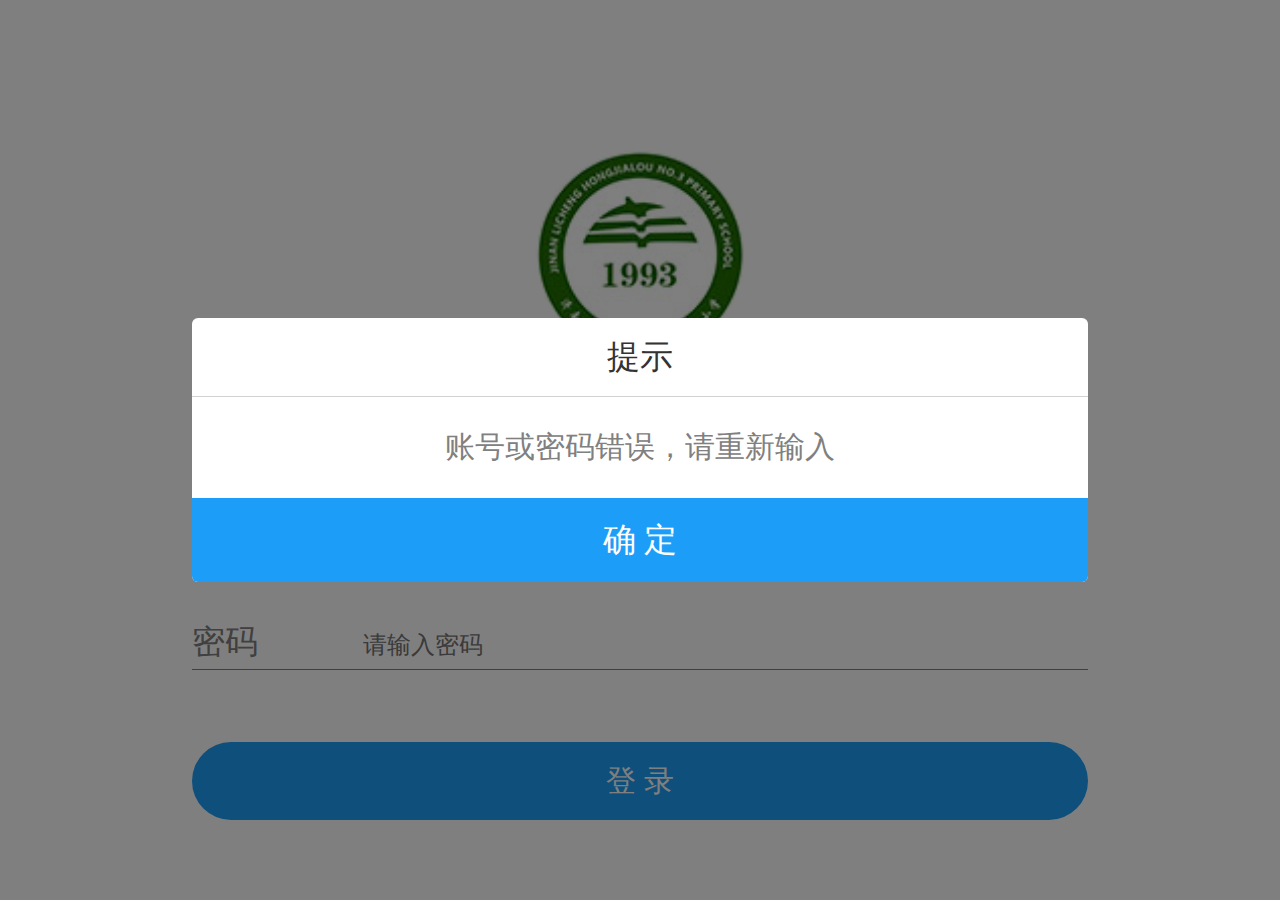
<file: index.html>
<!DOCTYPE html>
<html lang="en">
<head>
    <meta charset="UTF-8">
    <meta name="viewport" content="width=device-width, initial-scale=1.0">
    <meta http-equiv="X-UA-Compatible" content="ie=edge">
    <title>登录</title>
    <link rel="stylesheet" href="css/login.css">
</head>
<body>

    <div class="container">

        <!-- logo -->
        <div class="logo">
            <img src="img/logo.png" alt="">
        </div>

        <form class="" action="index.html" method="post">
            <!-- 账号 -->
            <div class="inputbox">
                <span>账号</span>
                <input type="text" name="" placeholder="请输入账号">
            </div>

            <!-- 密码 -->
            <div class="inputbox">
                <span>密码</span>
                <input type="text" name="" placeholder="请输入密码">
            </div>
            <!-- <input class="login" type="submit" name="" value="登&nbsp;录"> -->
            <a href="bindingchild.html" class="login">登&nbsp;录</a>
        </form>


        <!-- 登录信息错误提示框 -->
        <div class="errmark" id="errmark">
            <div class="errinfo">
                <h1>提示</h1>
                <p>账号或密码错误，请重新输入</p>
                <p id="errbtn" class="btn">确 定</p>
            </div>
        </div>

    </div>

    <script type="text/javascript">
        window.onload = function () {

            var errmark = document.getElementById('errmark'),
                errbtn = errmark.getElementsByClassName('btn')[0];
            errbtn.onclick = function () {
                errmark.style.display = "none";
            };


            img = new Image();
            console.log(img);
        };
    </script>

</body>
</html>
</file>
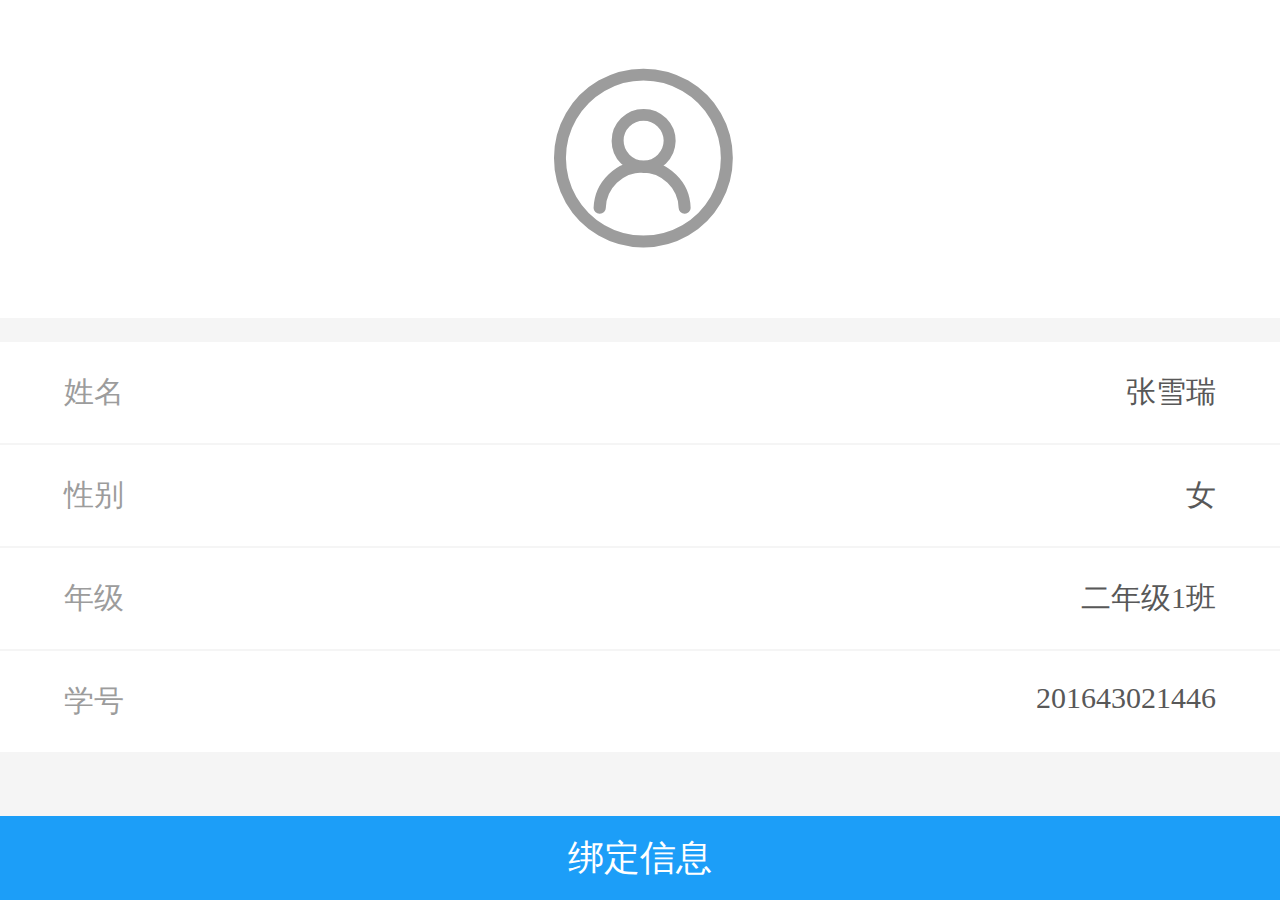
<file: bindingchild.html>
<!DOCTYPE html>
<html lang="en">

<head>
    <meta charset="UTF-8">
    <meta name="viewport" content="width=device-width, initial-scale=1.0">
    <meta http-equiv="X-UA-Compatible" content="ie=edge">
    <title>信息绑定</title>
    <link rel="stylesheet" href="font/iconfont.css">
    <link rel="stylesheet" href="css/login.css">
</head>

<body class="body">

    <div class="content">

        <div class="head">
            <i class="iconfont icon-account_nor"></i>
        </div>
    </div>

    <div class="info">
        <div class="items clearfix">
            <span>姓名</span>
            <p>张雪瑞</p>
        </div>
        <div class="items clearfix">
            <span>性别</span>
            <p>女</p>
        </div>
        <div class="items clearfix">
            <span>年级</span>
            <p>二年级1班</p>
        </div>
        <div class="items clearfix">
            <span>学号</span>
            <p>201643021446</p>
        </div>
    </div>

    <div class="btn"><a href="bookcase.html">绑定信息</a></div>

</body>

</html>
</file>
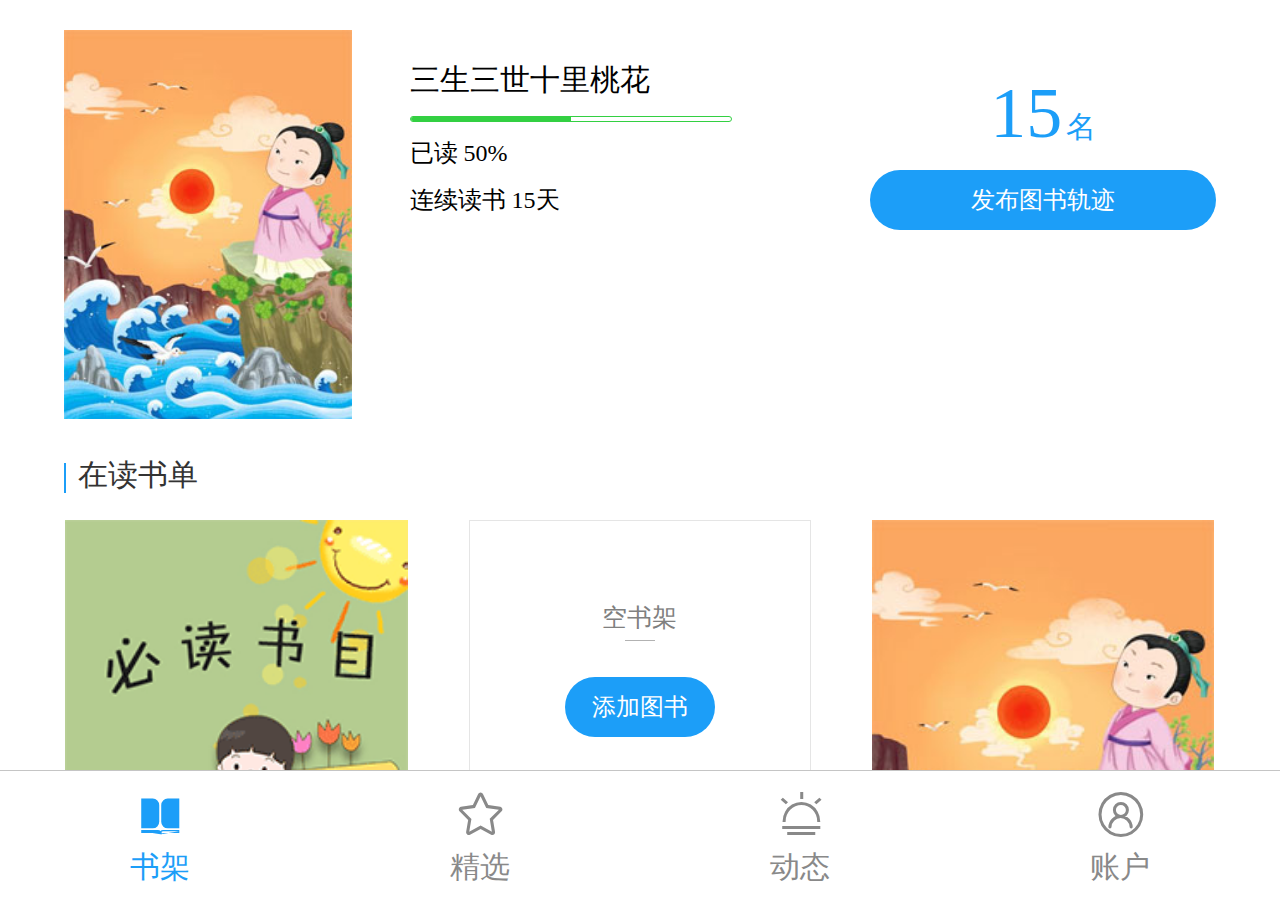
<file: bookcase.html>
<!DOCTYPE html>
<html lang="en">

<head>
    <meta charset="UTF-8">
    <meta name="viewport" content="width=device-width, initial-scale=1.0">
    <meta http-equiv="X-UA-Compatible" content="ie=edge">
    <title>书架</title>
    <link rel="stylesheet" href="font/iconfont.css">
    <link rel="stylesheet" href="css/select.css">
</head>

<body>
    <div class="container">

        <!-- 发布轨迹 -->
        <div class="publish clearfix">
            <!-- 最近阅读的一本书 -->
            <div class="latest">
                <div class="imgbox">
                    <img src="img/bookface.jpg" alt="">
                </div>
            </div>
            <div class="details">
                <h5>三生三世十里桃花</h5>
                <p class="barbox clearfix">
                    <i class="bar" style="width:50%"></i>
                </p>
                <p>已读<span>50</span>%</p>
                <p>连续读书<span>15</span>天</p>
            </div>
            <div class="rank">
                <h1><span>15</span>名</h1>
                <a href="publish-dynamic.html">
                    <div class="btn">发布图书轨迹</div>
                </a>
            </div>
        </div>

        <!-- 书架列表 -->
        <div class="recommend clearfix">
            <h3><i></i>在读书单</h3>
            <div class="row clearfix">
                <!-- 未读 -->
                <div class="item">
                    <a href="required-reading.html">
                        <div class="img">
                            <img src="img/mustpic.gif" alt="">
                        </div>
                        <h5>我的必读书单</h5>
                        <p><span>一年级</span></p>
                    </a>
                </div>
                <div class="item empty">
                    <div class="img">
                        <p>空书架 <span></span></p>
                        <a href="books-select.html">
                            <div class="btn">添加图书</div>
                        </a>
                    </div>
                </div>
                <!-- 未读 -->
                <div class="item">
                    <a href="publish-dynamic.html">
                        <div class="img">
                            <img src="img/bookface.jpg" alt="">
                        </div>
                        <h5>三生三世十里桃花</h5>
                        <p class="reading red"><i></i><span>未读</span></p>
                    </a>
                </div>
                <!-- 已读50% -->
                <div class="item">
                    <a href="publish-dynamic.html">
                        <div class="img">
                            <img src="img/bookface.jpg" alt="">
                        </div>
                        <h5>三生三世十里桃花</h5>
                        <p class="reading blue"><i></i>已读 50%</p>
                    </a>
                </div>
                <!-- 已读完 -->
                <div class="item">
                    <a href="publish-dynamic.html">
                        <div class="img">
                            <img src="img/bookface.jpg" alt="">
                        </div>
                        <h5>三生三世十里桃花</h5>
                        <p class="reading green"><i></i>已读完</p>
                    </a>
                </div>
                <!-- <div class="item-bg"></div> -->
                <div class="additem">
                    <a href="publish-newbook.html">
                        <i class="iconfont icon-add"></i>
                    </a>
                </div>



            </div>
        </div>


    </div>
    <!-- 底部按钮 -->
    <div class="btns">
        <ul>
            <li class="active">
                <a href="javascript:;">
                    <i class="iconfont icon-books_pre"></i>
                    <span>书架</span>
                </a>
            </li>
            <li>
                <a href="books-select.html">
                    <i class="iconfont icon-library_nor"></i>
                    <span>精选</span>
                </a>
            </li>
            <li>
                <a href="#">
                    <i class="iconfont icon-share_nor"></i>
                    <span>动态</span>
                </a>
            </li>
            <li>
                <a href="#">
                    <i class="iconfont icon-account_nor"></i>
                    <span>账户</span>
                </a>
            </li>
        </ul>
    </div>
</body>

</html>
</file>
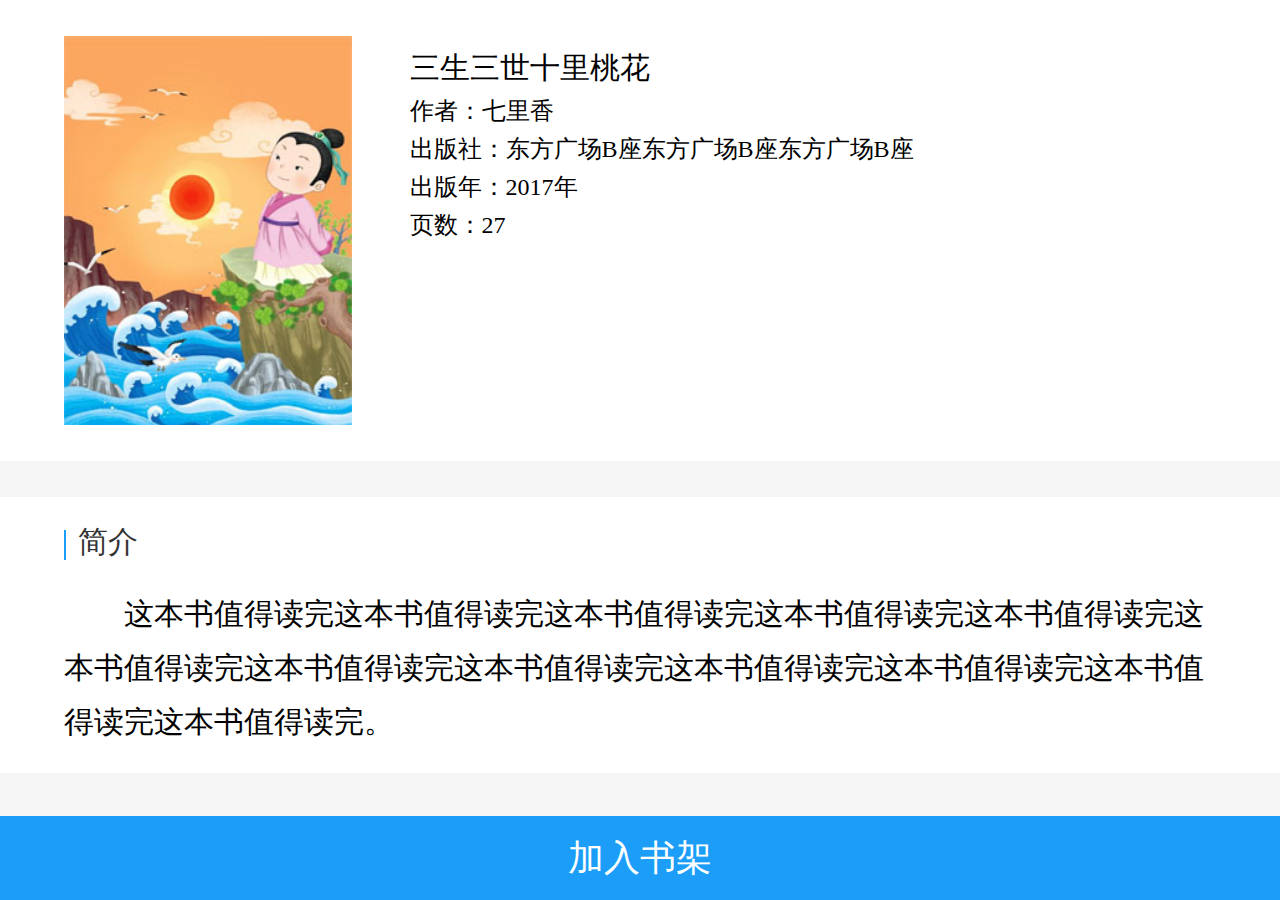
<file: books-info.html>
<!DOCTYPE html>
<html lang="en">

<head>
    <meta charset="UTF-8">
    <meta name="viewport" content="width=device-width, initial-scale=1.0">
    <meta http-equiv="X-UA-Compatible" content="ie=edge">
    <title>书籍详情</title>
    <link rel="stylesheet" href="font/iconfont.css">
    <link rel="stylesheet" href="css/bookinfo.css">
</head>

<body>
    <div class="container">
        <!-- 书籍详情 -->
        <div class="booktitle clearfix">
            <div class="bookface">
                <div class="imgbox">
                    <img src="img/bookface.jpg" alt="">
                </div>
            </div>
            <div class="details">
                <h5>三生三世十里桃花</h5>
                <p>作者：<span>七里香</span></p>
                <p>出版社：<span>东方广场B座东方广场B座东方广场B座</span></p>
                <p>出版年：<span>2017年</span></p>
                <p>页数：<span>27</span></p>
            </div>
        </div>

        <!-- 书籍简介 -->
        <div class="bookinfo clearfix">
            <h3><a href="javascript:;"><i></i>简介</a></h3>
            <p>这本书值得读完这本书值得读完这本书值得读完这本书值得读完这本书值得读完这本书值得读完这本书值得读完这本书值得读完这本书值得读完这本书值得读完这本书值得读完这本书值得读完。</p>
        </div>

        <!-- 按钮 -->
        <div class="btn"><a href="javascript:;">加入书架</a></div>
        <!-- <div class="btn"><a style="background-color:#fba761" href="javascript:;">已加入书架</a></div> -->


    </div>
</body>

</html>
</file>
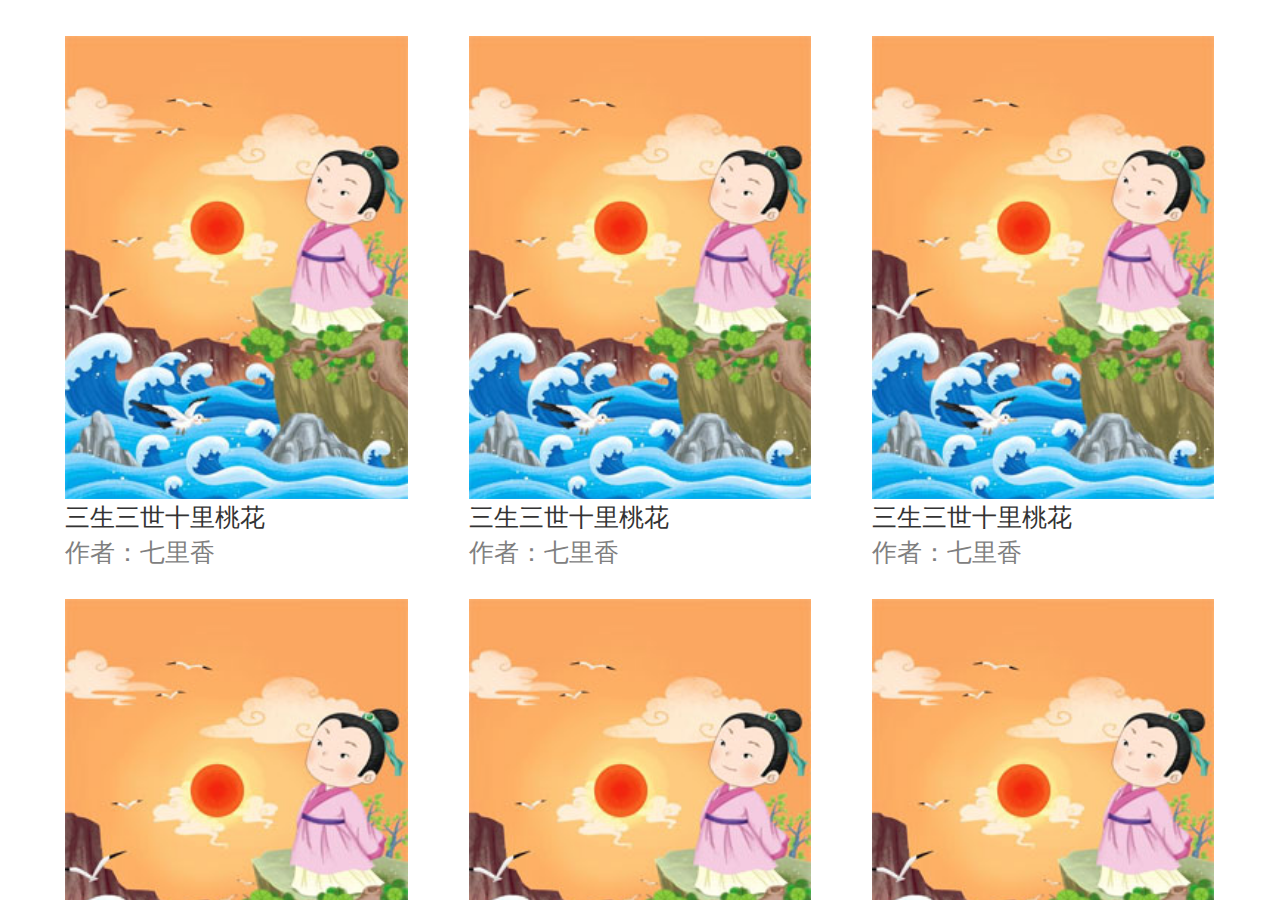
<file: books-list.html>
<!DOCTYPE html>
<html lang="en">

<head>
    <meta charset="UTF-8">
    <meta name="viewport" content="width=device-width, initial-scale=1.0">
    <meta http-equiv="X-UA-Compatible" content="ie=edge">
    <title>精选</title>
    <link rel="stylesheet" href="font/iconfont.css">
    <link rel="stylesheet" href="css/select.css">
</head>

<body>
    <div class="container">
        <!-- 学校推荐 图书列表 -->
        <div style="height:1.2rem;"></div>
        <div class="recommend clearfix">
            <!-- 列表行 -->
            <div class="row clearfix">
                <div class="item">
                    <a href="books-info.html">
                        <div class="img">
                            <img src="img/bookface.jpg" alt="">
                        </div>
                        <h5>三生三世十里桃花</h5>
                        <p>作者：<span>七里香</span></p>
                    </a>
                </div>
                <div class="item">
                    <a href="books-info.html">
                        <div class="img">
                            <img src="img/bookface.jpg" alt="">
                        </div>
                        <h5>三生三世十里桃花</h5>
                        <p>作者：<span>七里香</span></p>
                    </a>
                </div>
                <div class="item">
                    <a href="books-info.html">
                        <div class="img">
                            <img src="img/bookface.jpg" alt="">
                        </div>
                        <h5>三生三世十里桃花</h5>
                        <p>作者：<span>七里香</span></p>
                    </a>
                </div>
                <div class="item">
                    <a href="books-info.html">
                        <div class="img">
                            <img src="img/bookface.jpg" alt="">
                        </div>
                        <h5>三生三世十里桃花</h5>
                        <p>作者：<span>七里香</span></p>
                    </a>
                </div>
                <div class="item">
                    <a href="books-info.html">
                        <div class="img">
                            <img src="img/bookface.jpg" alt="">
                        </div>
                        <h5>三生三世十里桃花</h5>
                        <p>作者：<span>七里香</span></p>
                    </a>
                </div>
                <div class="item">
                    <a href="books-info.html">
                        <div class="img">
                            <img src="img/bookface.jpg" alt="">
                        </div>
                        <h5>三生三世十里桃花</h5>
                        <p>作者：<span>七里香</span></p>
                    </a>
                </div>
                <div class="item">
                    <a href="books-info.html">
                        <div class="img">
                            <img src="img/bookface.jpg" alt="">
                        </div>
                        <h5>三生三世十里桃花</h5>
                        <p>作者：<span>七里香</span></p>
                    </a>
                </div>
                <div class="item">
                    <a href="books-info.html">
                        <div class="img">
                            <img src="img/bookface.jpg" alt="">
                        </div>
                        <h5>三生三世十里桃花</h5>
                        <p>作者：<span>七里香</span></p>
                    </a>
                </div>
                <div class="item">
                    <a href="books-info.html">
                        <div class="img">
                            <img src="img/bookface.jpg" alt="">
                        </div>
                        <h5>三生三世十里桃花</h5>
                        <p>作者：<span>七里香</span></p>
                    </a>
                </div>
                <div class="item">
                    <a href="books-info.html">
                        <div class="img">
                            <img src="img/bookface.jpg" alt="">
                        </div>
                        <h5>三生三世十里桃花</h5>
                        <p>作者：<span>七里香</span></p>
                    </a>
                </div>
                <div class="item">
                    <a href="books-info.html">
                        <div class="img">
                            <img src="img/bookface.jpg" alt="">
                        </div>
                        <h5>三生三世十里桃花</h5>
                        <p>作者：<span>七里香</span></p>
                    </a>
                </div>
                <div class="item">
                    <a href="books-info.html">
                        <div class="img">
                            <img src="img/bookface.jpg" alt="">
                        </div>
                        <h5>三生三世十里桃花</h5>
                        <p>作者：<span>七里香</span></p>
                    </a>
                </div>
                <div class="item">
                    <a href="books-info.html">
                        <div class="img">
                            <img src="img/bookface.jpg" alt="">
                        </div>
                        <h5>三生三世十里桃花</h5>
                        <p>作者：<span>七里香</span></p>
                    </a>
                </div>
                <div class="item">
                    <a href="books-info.html">
                        <div class="img">
                            <img src="img/bookface.jpg" alt="">
                        </div>
                        <h5>三生三世十里桃花</h5>
                        <p>作者：<span>七里香</span></p>
                    </a>
                </div>
                <div class="item">
                    <a href="books-info.html">
                        <div class="img">
                            <img src="img/bookface.jpg" alt="">
                        </div>
                        <h5>三生三世十里桃花</h5>
                        <p>作者：<span>七里香</span></p>
                    </a>
                </div>
                <div class="item">
                    <a href="books-info.html">
                        <div class="img">
                            <img src="img/bookface.jpg" alt="">
                        </div>
                        <h5>三生三世十里桃花</h5>
                        <p>作者：<span>七里香</span></p>
                    </a>
                </div>
                <div class="item">
                    <a href="books-info.html">
                        <div class="img">
                            <img src="img/bookface.jpg" alt="">
                        </div>
                        <h5>三生三世十里桃花</h5>
                        <p>作者：<span>七里香</span></p>
                    </a>
                </div>
            </div>
        </div>

    </div>

</body>

</html>
</file>
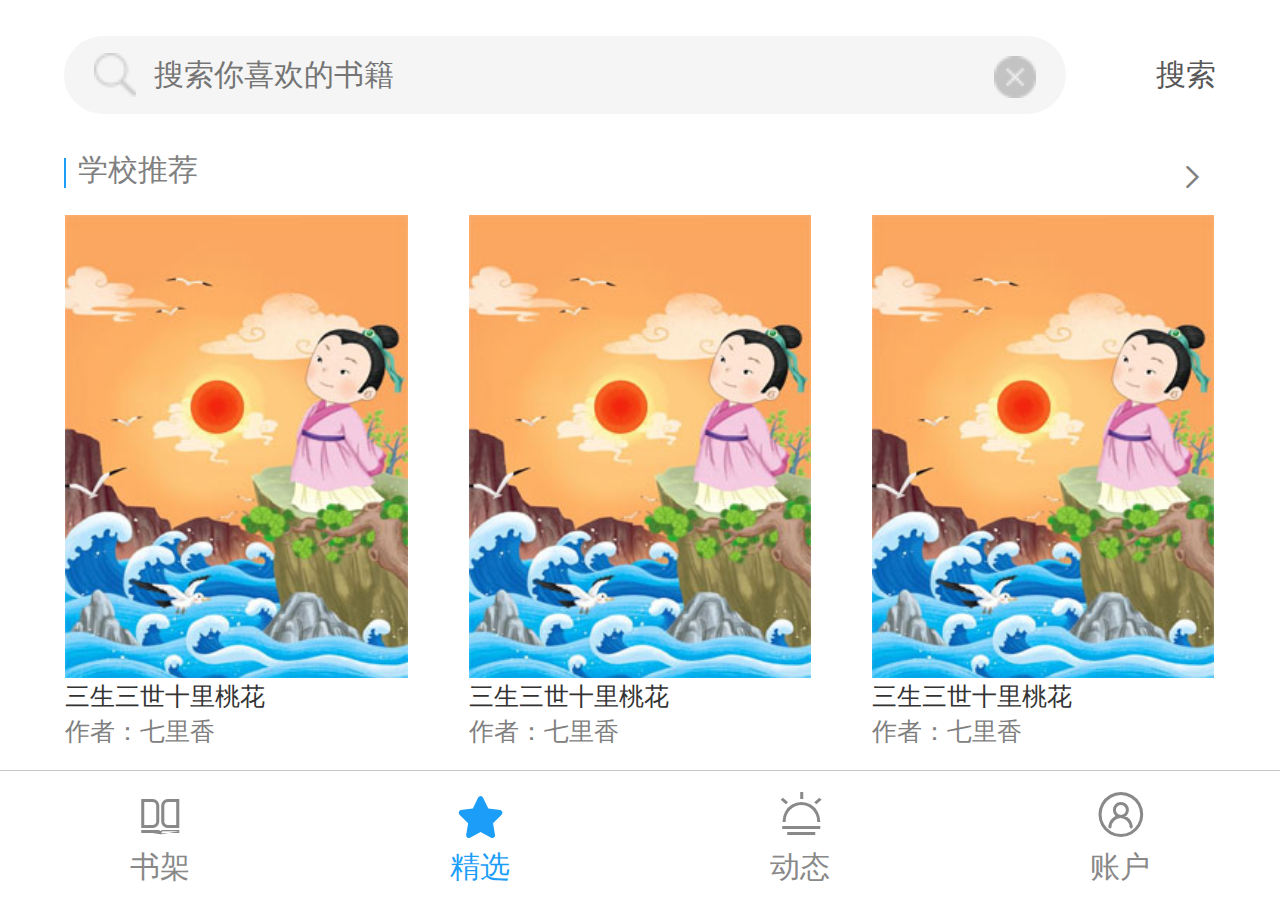
<file: books-select.html>
<!DOCTYPE html>
<html lang="en">

<head>
    <meta charset="UTF-8">
    <meta name="viewport" content="width=device-width, initial-scale=1.0">
    <meta http-equiv="X-UA-Compatible" content="ie=edge">
    <title>精选</title>
    <link rel="stylesheet" href="font/iconfont.css">
    <link rel="stylesheet" href="css/select.css">
</head>

<body>
    <div class="container">
        <div class="header clearfix">
            <div class="search" id="search">
                <input type="text" name="" placeholder="搜索你喜欢的书籍">
                <span><img src="img/search-close.png" alt=""></span>
            </div>
            <a class="search-btn" href="search.html">搜索</a>
        </div>
        <!-- 学校推荐 图书列表 -->
        <div class="recommend clearfix">
            <h3><a href="books-list.html"><i></i>学校推荐 <span class="iconfont icon-enter"></span></a></h3>
            <!-- <h3><i></i>学校推荐</h3> -->
            <!-- 列表行 -->
            <div class="row clearfix">
                <div class="item">
                    <a href="books-info.html">
                        <div class="img">
                            <img src="img/bookface.jpg" alt="">
                        </div>
                        <h5>三生三世十里桃花</h5>
                        <p>作者：<span>七里香</span></p>
                    </a>
                </div>
                <div class="item">
                    <a href="books-info.html">
                        <div class="img">
                            <img src="img/bookface.jpg" alt="">
                        </div>
                        <h5>三生三世十里桃花</h5>
                        <p>作者：<span>七里香</span></p>
                    </a>
                </div>
                <div class="item">
                    <a href="books-info.html">
                        <div class="img">
                            <img src="img/bookface.jpg" alt="">
                        </div>
                        <h5>三生三世十里桃花</h5>
                        <p>作者：<span>七里香</span></p>
                    </a>
                </div>
                <div class="item">
                    <a href="books-info.html">
                        <div class="img">
                            <img src="img/bookface.jpg" alt="">
                        </div>
                        <h5>三生三世十里桃花</h5>
                        <p>作者：<span>七里香</span></p>
                    </a>
                </div>
                <div class="item">
                    <a href="books-info.html">
                        <div class="img">
                            <img src="img/bookface.jpg" alt="">
                        </div>
                        <h5>三生三世十里桃花</h5>
                        <p>作者：<span>七里香</span></p>
                    </a>
                </div>
                <div class="item">
                    <a href="books-info.html">
                        <div class="img">
                            <img src="img/bookface.jpg" alt="">
                        </div>
                        <h5>三生三世十里桃花</h5>
                        <p>作者：<span>七里香</span></p>
                    </a>
                </div>
                <div class="item">
                    <a href="books-info.html">
                        <div class="img">
                            <img src="img/bookface.jpg" alt="">
                        </div>
                        <h5>三生三世十里桃花</h5>
                        <p>作者：<span>七里香</span></p>
                    </a>
                </div>
                <div class="item">
                    <a href="books-info.html">
                        <div class="img">
                            <img src="img/bookface.jpg" alt="">
                        </div>
                        <h5>三生三世十里桃花</h5>
                        <p>作者：<span>七里香</span></p>
                    </a>
                </div>
                <div class="item">
                    <a href="books-info.html">
                        <div class="img">
                            <img src="img/bookface.jpg" alt="">
                        </div>
                        <h5>三生三世十里桃花</h5>
                        <p>作者：<span>七里香</span></p>
                    </a>
                </div>
            </div>
        </div>

        <!-- 底部按钮 -->
    </div>
    <div class="btns">
        <ul>
            <li>
                <a href="bookcase.html">
                    <i class="iconfont icon-books_nor"></i>
                    <span>书架</span>
                </a>
            </li>
            <li class="active">
                <a href="javascript:;">
                    <i class="iconfont icon-library_pre"></i>
                    <span>精选</span>
                </a>
            </li>
            <li>
                <a href="#">
                    <i class="iconfont icon-share_nor"></i>
                    <span>动态</span>
                </a>
            </li>
            <li>
                <a href="#">
                    <i class="iconfont icon-account_nor"></i>
                    <span>账户</span>
                </a>
            </li>
        </ul>
    </div>

    <script type="text/javascript">
        window.onload = function () {
            var search = document.getElementById('search'),
                input = search.getElementsByTagName('input')[0];
                input.onfocus = function functionName() {
                    window.location.href = "search.html";
                };
        };
    </script>
</body>

</html>
</file>
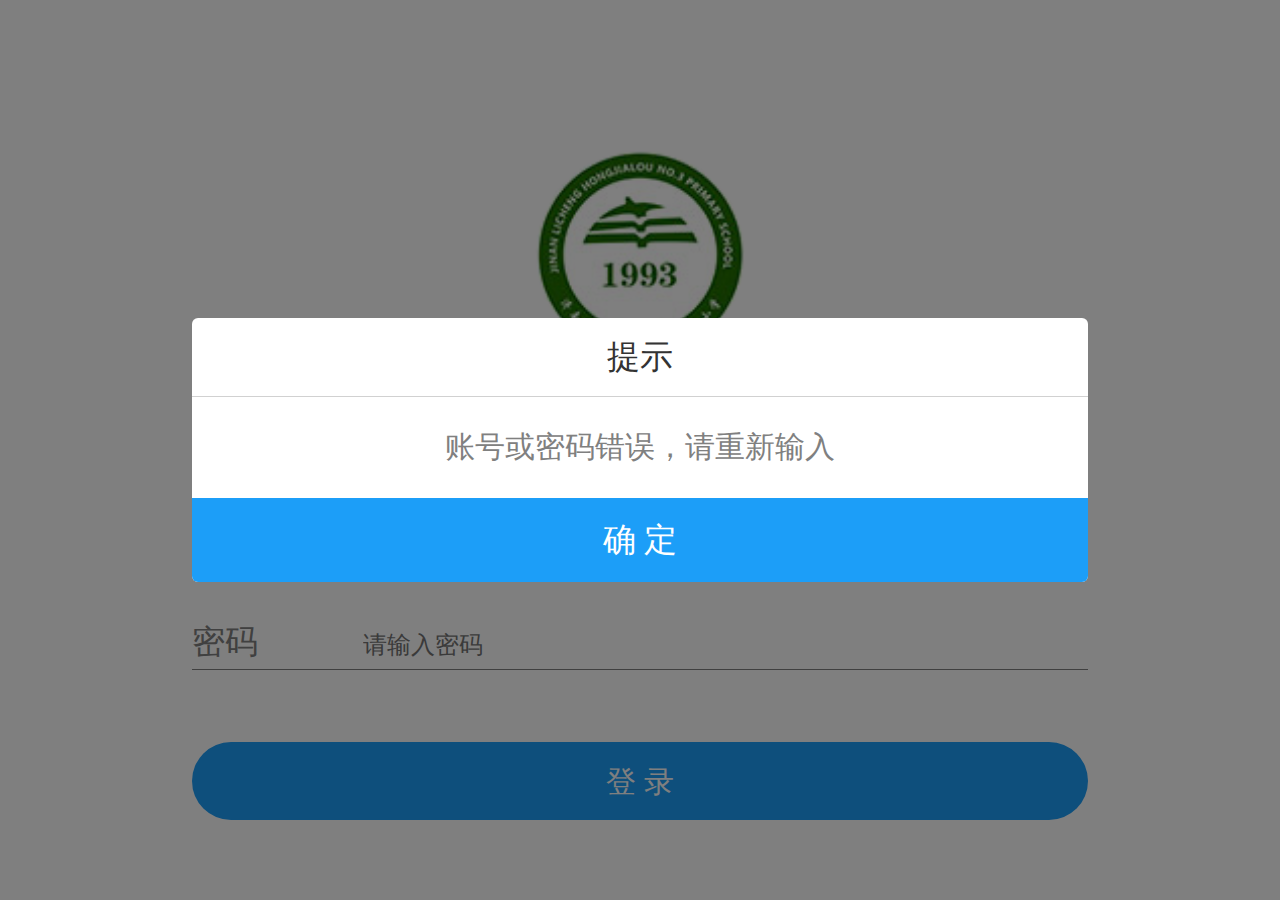
<file: login.html>
<!DOCTYPE html>
<html lang="en">
<head>
    <meta charset="UTF-8">
    <meta name="viewport" content="width=device-width, initial-scale=1.0">
    <meta http-equiv="X-UA-Compatible" content="ie=edge">
    <title>登录</title>
    <link rel="stylesheet" href="css/login.css">
</head>
<body>

    <div class="container">

        <!-- logo -->
        <div class="logo">
            <img src="img/logo.png" alt="">
        </div>

        <form class="" action="bindingchild.html" method="post">
            <!-- 账号 -->
            <div class="inputbox">
                <span>账号</span>
                <input type="text" name="" placeholder="请输入账号">
            </div>

            <!-- 密码 -->
            <div class="inputbox">
                <span>密码</span>
                <input type="password" name="" placeholder="请输入密码">
            </div>
            <input class="login" type="submit" name="" value="登&nbsp;录">
        </form>


        <!-- 登录信息错误提示框 -->
        <div class="errmark" id="errmark">
            <div class="errinfo">
                <h1>提示</h1>
                <p>账号或密码错误，请重新输入</p>
                <p id="errbtn" class="btn">确 定</p>
            </div>
        </div>

    </div>

    <script type="text/javascript">
        window.onload = function () {
            var errmark = document.getElementById('errmark'),
                errbtn = errmark.getElementsByClassName('btn')[0];
            errbtn.onclick = function () {
                errmark.style.display = "none";
            };
        };
    </script>

</body>
</html>
</file>
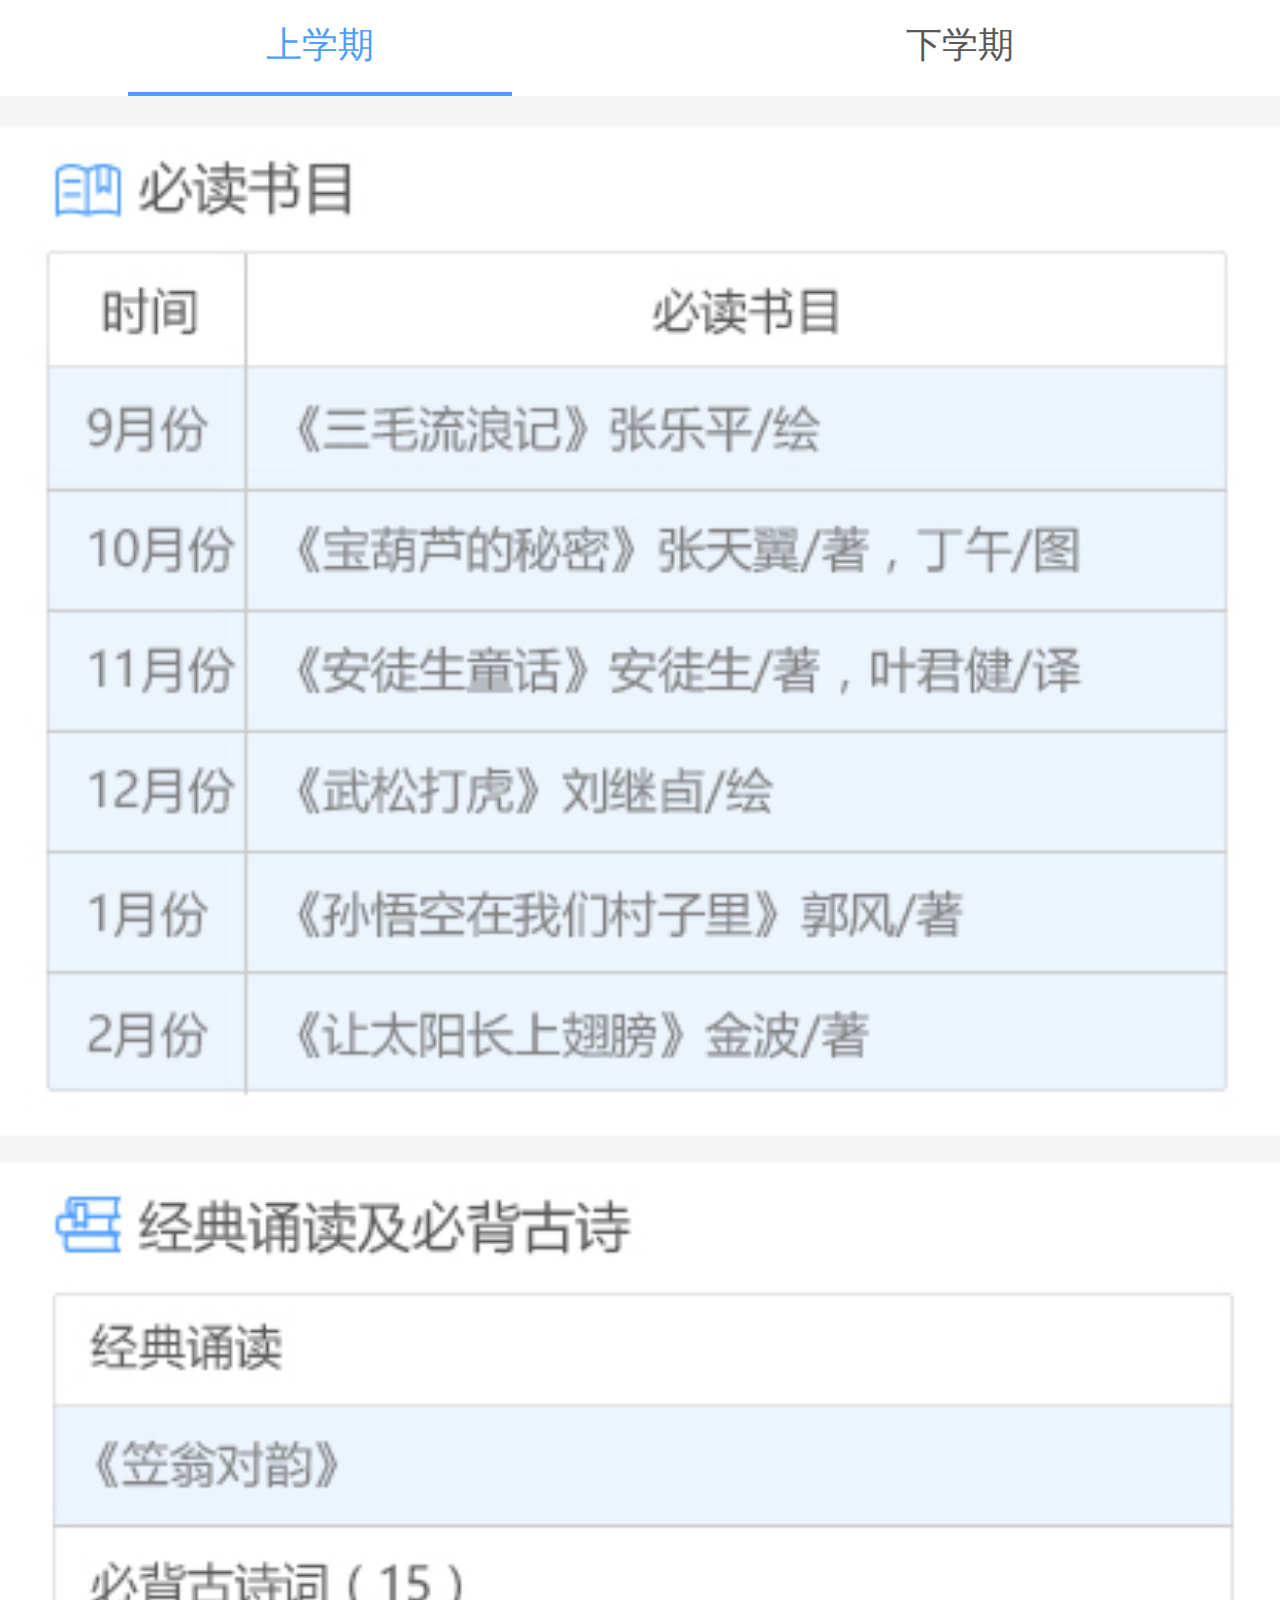
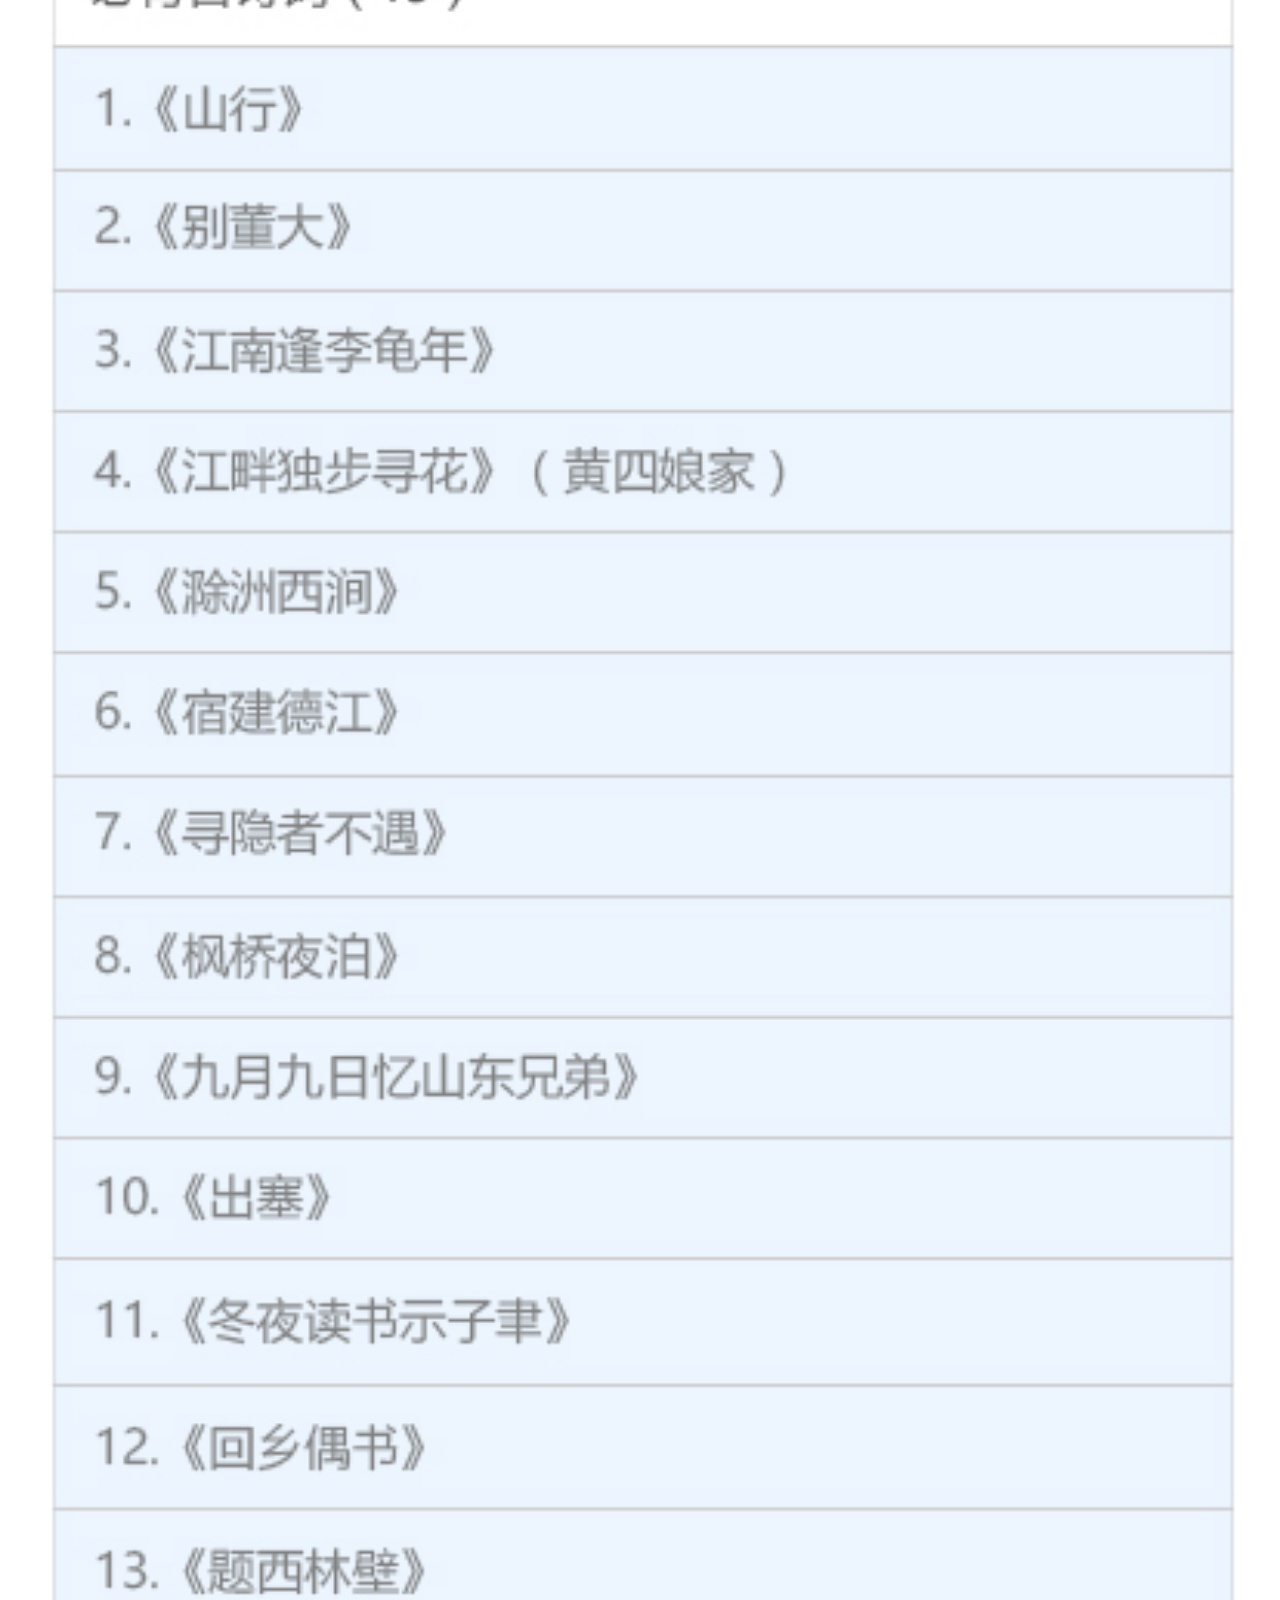
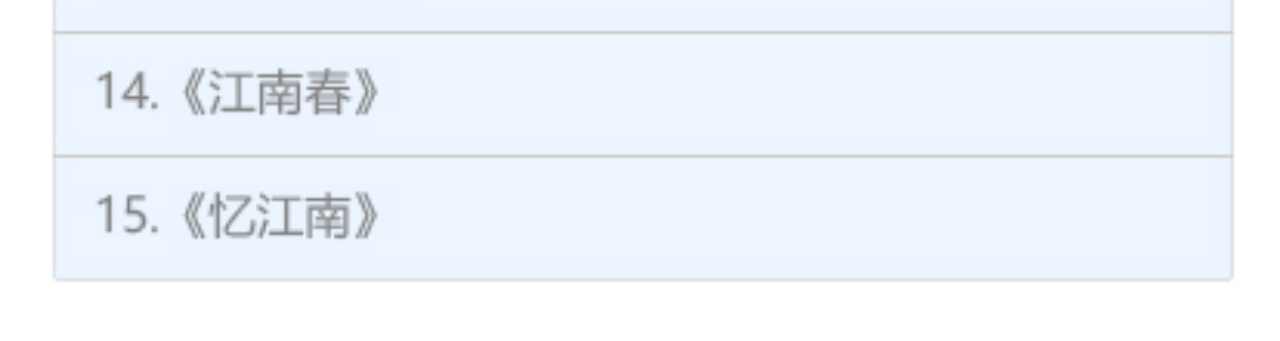
<file: required-reading.html>
<!DOCTYPE html>
<html lang="en">

<head>
    <meta charset="UTF-8">
    <meta name="viewport" content="width=device-width, initial-scale=1.0">
    <meta http-equiv="X-UA-Compatible" content="ie=edge">
    <title>必读书单</title>
    <style media="screen">
        * {
            box-sizing: border-box;
        }

        html,
        body {
            margin: 0;
            width: 100%;
        }

        .header {
            margin: 0;
            padding: 0;
            overflow: hidden;
            font-size: 1.2rem;
            color: #585858;
            width: 100%;
        }

        .header li {
            float: left;
            text-align: center;
            margin: 0 10%;
            height: 3.2rem;
            padding: 0;
            list-style: none;
            line-height: 3rem;
            width: 30%;
            border-bottom: 0.16rem solid #FFF;
        }

        .header .active {
            color: #4d9eff;
            border-bottom: 0.16rem solid #4d9eff;
        }

        img {
            width: 100%;
        }

        @media only screen {
            html {
                font-size: 30px;
            }
        }

        @media only screen and (max-width: 479px) and (min-width: 321px) {
            html {
                font-size: 15px;
            }
        }

        @media only screen and (max-width: 320px) {
            html {
                font-size: 13px;
            }
        }
    </style>
</head>

<body>
    <div class="content" id="content">
        <ul class="header">
            <li class="active">上学期</li>
            <li>下学期</li>
        </ul>
        <img src="#" alt="">
    </div>


    <script type="text/javascript">
        window.onload = function() {
            var content = document.getElementById('content'),
                ul = content.getElementsByTagName('ul')[0],
                lis = ul.getElementsByTagName('li'),
                img = content.getElementsByTagName('img')[0];

            var grade = 'img/grade' + 3;

            img.src = grade + "-1" + ".jpg";
            ul.addEventListener('click', function(e) {
                if (e.target.tagName.toLowerCase() == 'li') {
                    for (var i = 0; i < lis.length; i++) {
                        lis[i].index = i + 1;
                        lis[i].className = '';
                    }
                    e.target.className = 'active';
                    img.src = grade + "-" + e.target.index + ".jpg";
                }
            });
        };
    </script>

</body>

</html>
</file>
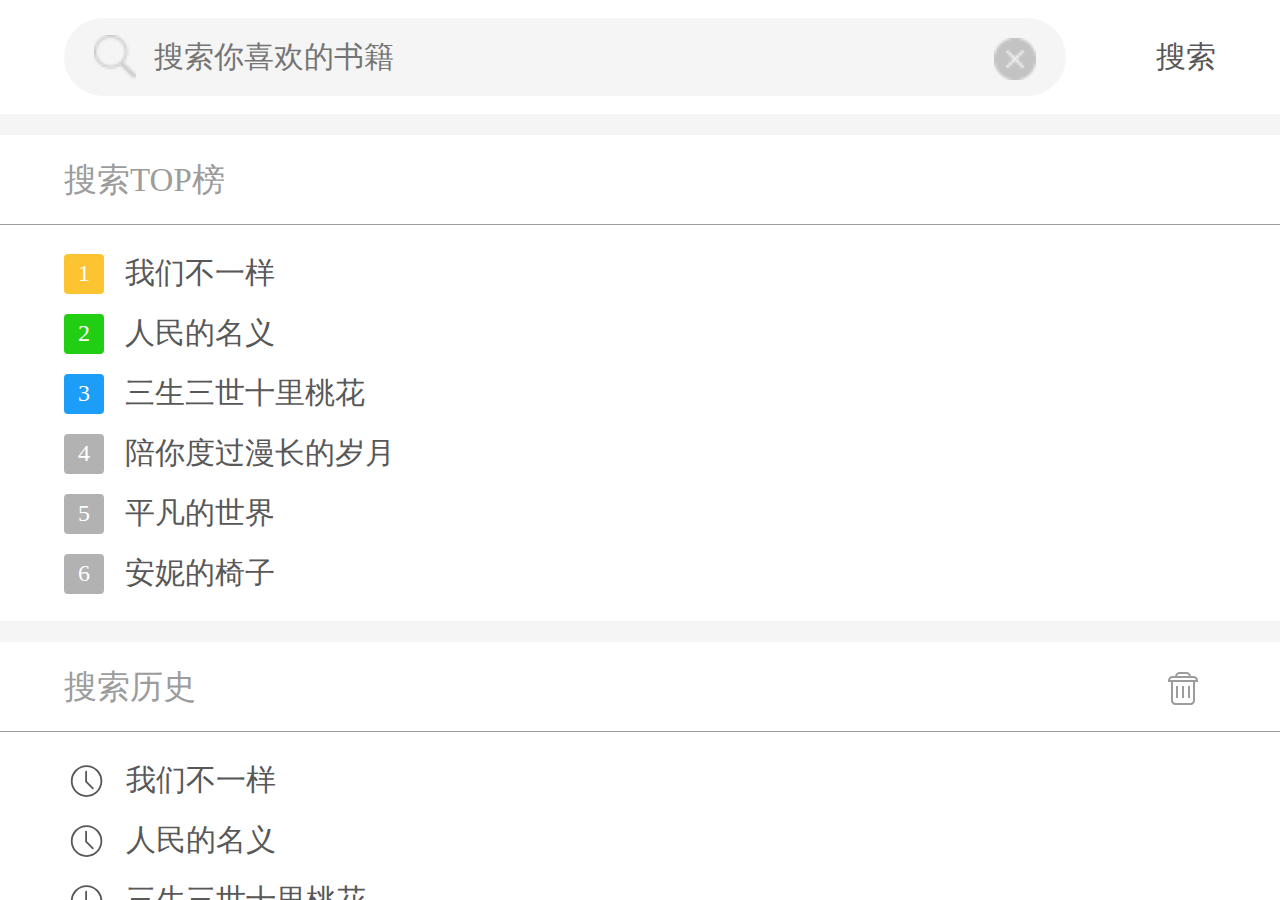
<file: search.html>
<!DOCTYPE html>
<html lang="en">

<head>
    <meta charset="UTF-8">
    <meta name="viewport" content="width=device-width, initial-scale=1.0">
    <meta http-equiv="X-UA-Compatible" content="ie=edge">
    <title>搜索</title>
    <link rel="stylesheet" href="font/iconfont.css">
    <link rel="stylesheet" href="css/search.css">
</head>

<body>
    <div class="container">

        <div class="header clearfix">
            <div class="search" id="search">
                <input type="text" name="" placeholder="搜索你喜欢的书籍">
                <span><img src="img/search-close.png" alt=""></span>
            </div>
            <a class="search-btn" href="books-list.html">搜索</a>
        </div>

        <div class="list">
            <h1>搜索TOP榜</h1>
            <ul>
                <li><a href="books-info.html"><b>1</b>我们不一样</a></li>
                <li><a href="books-info.html"><b>2</b>人民的名义</a></li>
                <li><a href="books-info.html"><b>3</b>三生三世十里桃花</a></li>
                <li><a href="books-info.html"><b>4</b>陪你度过漫长的岁月</a></li>
                <li><a href="books-info.html"><b>5</b>平凡的世界</a></li>
                <li><a href="books-info.html"><b>6</b>安妮的椅子</a></li>
            </ul>
        </div>
        <div class="list" id="historylist">
            <h1>搜索历史 <i id="deleHis" class="iconfont icon-delet"></i></h1>
            <ul >
                <li><a href="books-info.html"><i class="iconfont icon-histroy"></i>我们不一样</a></li>
                <li><a href="books-info.html"><i class="iconfont icon-histroy"></i>人民的名义</a></li>
                <li><a href="books-info.html"><i class="iconfont icon-histroy"></i>三生三世十里桃花</a></li>
                <li><a href="books-info.html"><i class="iconfont icon-histroy"></i>陪你度过漫长的岁月</a></li>
                <li><a href="books-info.html"><i class="iconfont icon-histroy"></i>平凡的世界</a></li>
                <li><a href="books-info.html"><i class="iconfont icon-histroy"></i>安妮的椅子</a></li>
            </ul>
        </div>

        <div class="nothing"><i class="iconfont icon-histroy"></i>抱歉，暂无搜索结果</div>


    </div>

    <script type="text/javascript">
        window.onload = function () {
            // 搜索框
            var search = document.getElementById('search'),
                resume = search.getElementsByTagName('span')[0],
                searchInput = search.getElementsByTagName('input')[0];
            // 清空输入框值
            resume.onclick = function () {
                searchInput.value = "";
            };


            // 清除历史记录
            var deleHis = document.getElementById('deleHis'),
                historylist = document.getElementById('historylist');
            deleHis.onclick = function () {
                historylist.style.display = "none";
            };



        };
    </script>
</body>

</html>
</file>
<file: css/login.css>
* {
  box-sizing: border-box;
}
html,
body {
  margin: 0;
  height: 100%;
  width: 100%;
}
h1,
h4 {
  font-weight: normal;
  margin: 0;
}
li {
  list-style: none;
  padding: 0;
}
a {
  color: #808080;
  display: inline-block;
  text-decoration: none;
}
.clearfix::after {
  content: "";
  display: block;
  height: 0;
  clear: both;
}
.container {
  width: 70%;
  height: 100%;
  margin: 0 auto;
  overflow: scroll;
}
.logo {
  text-align: center;
  margin: 5rem auto;
  height: 7rem;
  width: 7rem;
}
.logo img {
  width: 100%;
}
.inputbox {
  border-bottom: 1px solid #808080;
  color: #808080;
  padding-bottom: 4px;
  margin-top: 2rem;
}
.inputbox span {
  display: inline-block;
  width: 18%;
  font-size: 1.1rem;
}
.inputbox input {
  display: inline-block;
  width: 80%;
  border: none;
  outline: none;
  font-size: 0.8rem;
}
.login {
  width: 75%;
  background-color: #1c9ef8;
  text-align: center;
  border-radius: 2.6rem;
  margin: 2.4rem auto 0;
  height: 2.6rem;
  line-height: 2.6rem;
  width: 100%;
  color: #FFF;
  border: none;
  outline: none;
  font-size: 1rem;
}
.content {
  overflow: scroll;
  background-color: #FFF;
}
.body {
  background-color: #f5f5f5;
}
.head {
  margin: 1rem auto;
  width: 8.6rem;
  height: 8.6rem;
  background-color: #FFF;
  border-radius: 50%;
  text-align: center;
}
.head i {
  color: #9c9c9c;
  font-size: 8rem;
}
.info {
  color: #585858;
  margin-top: 0.8rem;
}
.info .items {
  background-color: #FFF;
  margin-bottom: 2px;
  padding: 1rem 5%;
}
.info .items span {
  width: 20%;
  float: left;
  color: #9c9c9c;
}
.info .items p {
  float: left;
  width: 80%;
  margin: 0;
  color: #585858;
  text-align: right;
}
.btn {
  position: absolute;
  bottom: 0;
  left: 0;
  background-color: #1c9ef8;
  font-size: 1.2rem;
  width: 100%;
  text-align: center;
}
.btn a {
  width: 100%;
  height: 2.8rem;
  line-height: 2.8rem;
  color: #FFF;
}
.errmark {
  width: 100%;
  height: 100%;
  z-index: 10;
  position: absolute;
  top: 0;
  left: 0;
  background-color: rgba(0, 0, 0, 0.5);
}
.errmark .errinfo {
  width: 70%;
  margin: 0 auto;
  background-color: #FFF;
  position: absolute;
  height: auto;
  text-align: center;
  top: 50%;
  left: 50%;
  -webkit-transform: translate(-50%, -50%);
      -ms-transform: translate(-50%, -50%);
          transform: translate(-50%, -50%);
  border-radius: 6px;
}
.errmark .errinfo h1 {
  font-size: 1.1rem;
  color: #333333;
  line-height: 2.6rem;
  border-bottom: 1px solid #d1d1d1;
}
.errmark .errinfo p {
  color: #808080;
}
.errmark .errinfo .btn {
  position: relative;
  margin: 0;
  font-size: 1.1rem;
  border-radius: 0 0 6px 6px;
  height: 2.8rem;
  line-height: 2.8rem;
  color: #FFF;
}
@media only screen {
  html {
    font-size: 30px;
  }
}
@media only screen and (max-width: 479px) and (min-width: 321px) {
  html {
    font-size: 15px;
  }
}
@media only screen and (max-width: 320px) {
  html {
    font-size: 13px;
  }
}
</file>
<file: font/iconfont.css>
@font-face {
    font-family: "iconfont";
    src: url('iconfont.eot?t=1492063432832'); /* IE9*/
    src: url('iconfont.eot?t=1492063432832#iefix') format('embedded-opentype'), /* IE6-IE8 */
    url('iconfont.woff?t=1492063432832') format('woff'), /* chrome, firefox */
    url('iconfont.ttf?t=1492063432832') format('truetype'), /* chrome, firefox, opera, Safari, Android, iOS 4.2+*/
    url('iconfont.svg?t=1492063432832#iconfont') format('svg'); /* iOS 4.1- */
}
.iconfont {
    font-family: "iconfont" !important;
    font-size: 16px;
    font-style: normal;
    -webkit-font-smoothing: antialiased;
    -moz-osx-font-smoothing: grayscale;
}
.icon-account_nor:before {
    content: "\e60d";
}
.icon-books_nor:before {
    content: "\e60e";
}
.icon-library_pre:before {
    content: "\e60f";
}
.icon-books_pre:before {
    content: "\e610";
}
.icon-account_pre:before {
    content: "\e611";
}
.icon-share_nor:before {
    content: "\e612";
}
.icon-share_pre:before {
    content: "\e613";
}
.icon-add:before {
    content: "\e614";
}
.icon-histroy:before {
    content: "\e615";
}
.icon-point:before {
    content: "\e616";
}
.icon-enter:before {
    content: "\e617";
}
.icon-delet:before {
    content: "\e618";
}
.icon-search:before {
    content: "\e619";
}
.icon-star:before {
    content: "\e61a";
}
.icon-shouqi:before {
    content: "\e61b";
}
.icon-zhankai:before {
    content: "\e61c";
}
.icon-chahao:before {
    content: "\e61d";
}
.icon-library_nor:before {
    content: "\e61e";
}
</file>
<file: css/select.css>
* {
  box-sizing: border-box;
}
html,
body {
  margin: 0;
  height: 100%;
  width: 100%;
}
h3,
h1,
h5,
ul,
p {
  padding: 0;
  margin: 0;
  font-weight: normal;
}
li {
  list-style: none;
  padding: 0;
}
a {
  color: #808080;
  display: inline-block;
  text-decoration: none;
}
.clearfix::after {
  content: "";
  display: block;
  clear: both;
  height: 0;
}
.container {
  width: 100%;
  padding: 0 5% 5rem;
  height: 100%;
  overflow: scroll;
}
.header {
  background-color: #FFF;
  padding: 1.2rem 0 0;
}
.header .search {
  width: 87%;
  float: left;
  position: relative;
}
.header .search input {
  width: 100%;
  padding: 0 1rem 0 3rem;
  line-height: 2.6rem;
  border-radius: 1.3rem;
  border: none;
  outline: none;
  background: #f5f5f5 url(../img/search-btn.png) no-repeat 1rem center;
  background-size: 1.4rem;
  font-size: 1rem;
}
.header .search span {
  position: absolute;
  right: 1rem;
  top: 0.65rem;
  display: inline-block;
  width: 1.4rem;
  height: 1.4rem;
}
.header .search span img {
  width: 100%;
}
.header .search-btn {
  float: right;
  height: 2.6rem;
  line-height: 2.6rem;
  display: inline-block;
  color: #585858;
  text-align: right;
}
.publish {
  margin-top: 1rem;
}
.publish .latest {
  width: 25%;
  float: left;
}
.publish .latest .imgbox {
  overflow: hidden;
  height: 0;
  padding-bottom: 135%;
}
.publish .latest .imgbox img {
  width: 100%;
}
.publish .details {
  width: 40%;
  margin-left: 5%;
  float: left;
  padding-top: 1rem;
}
.publish .details h5 {
  font-size: 1rem;
  white-space: nowrap;
  text-overflow: ellipsis;
  overflow: hidden;
}
.publish .details .barbox {
  width: 70%;
  border-radius: 4px;
  border: 1px solid #33d042;
  overflow: hidden;
}
.publish .details .barbox .bar {
  display: inline-block;
  background-color: #33d042;
  height: 4px;
  float: left;
}
.publish .details p {
  margin-top: 0.5rem;
  font-size: 0.8rem;
}
.publish .details p span {
  margin-left: 6px;
}
.publish .rank {
  width: 30%;
  float: left;
}
.publish .rank h1 {
  text-align: center;
  font-size: 1rem;
  margin: 1.4rem 0 0.5rem;
  color: #1c9ef8;
}
.publish .rank h1 span {
  font-size: 2.4rem;
  margin-right: 4px;
}
.publish .rank a {
  width: 100%;
}
.publish .rank .btn {
  margin: 0 auto;
  height: 2rem;
  border-radius: 1.6rem;
  line-height: 2rem;
  text-align: center;
  color: #FFF;
  background-color: #1c9ef8;
  font-size: 0.8rem;
}
.recommend h3 {
  padding: 1.2rem 0 0.8rem;
  font-size: 1rem;
  color: #333;
}
.recommend h3 a {
  display: block;
}
.recommend h3 i {
  display: inline-block;
  background-color: #1c9ef8;
  width: 2px;
  height: 1rem;
  margin-right: 0.4rem;
  vertical-align: middle;
}
.recommend h3 span {
  float: right;
  font-size: 1.6rem;
}
.recommend .row {
  margin: 0 -2.5%;
}
.recommend .row .item {
  float: left;
  margin: 0 2.5% 1rem;
  width: 28.3333%;
}
.recommend .row .item a {
  width: 100%;
}
.recommend .row .item .img {
  overflow: hidden;
  height: 0;
  padding-bottom: 135%;
  width: 100%;
}
.recommend .row .item .img img {
  width: 100%;
}
.recommend .row .item h5 {
  font-size: 0.83rem;
  white-space: nowrap;
  text-overflow: ellipsis;
  overflow: hidden;
  color: #333;
  margin-top: 2px;
}
.recommend .row .item p {
  margin-top: 2px;
  font-size: 0.83rem;
  color: #808080;
}
.recommend .row .item .reading {
  font-size: 0.8rem;
  color: #4d9eff;
  vertical-align: middle;
}
.recommend .row .item .reading i {
  display: inline-block;
  width: 0.4rem;
  height: 0.4rem;
  border-radius: 50%;
  margin-right: 4px;
}
.recommend .row .item .red {
  color: red;
}
.recommend .row .item .red i {
  background-color: red;
}
.recommend .row .item .blue {
  color: #1c9ef8;
}
.recommend .row .item .blue i {
  background-color: #1c9ef8;
}
.recommend .row .item .green {
  color: #33d042;
}
.recommend .row .item .green i {
  background-color: #33d042;
}
.recommend .row .additem {
  float: left;
  margin: 0 2.5%;
  width: 28.3333%;
  border: 1px solid #e5e5e5;
}
.recommend .row .additem a {
  width: 100%;
  height: 0;
  padding-bottom: 135%;
  position: relative;
}
.recommend .row .additem a i {
  position: absolute;
  top: 50%;
  left: 50%;
  -webkit-transform: translate(-50%, -50%);
      -ms-transform: translate(-50%, -50%);
          transform: translate(-50%, -50%);
  font-size: 4rem;
  color: #e6e6e6;
}
.empty {
  border: 1px solid #e5e5e5;
  text-align: center;
}
.empty .img {
  text-align: center;
}
.empty .img p {
  font-size: 1rem;
  color: #b2b2b2;
  padding: 2.6rem 0 1rem;
}
.empty .img p span {
  display: block;
  width: 30px;
  margin: 6px auto;
  border-bottom: 1px solid #b2b2b2;
}
.empty .img .btn {
  margin: 0 auto;
  text-align: center;
  width: 5rem;
  height: 2rem;
  line-height: 2rem;
  border-radius: 2rem;
  color: #FFF;
  background-color: #1c9ef8;
  font-size: 0.8rem;
}
.btns {
  position: absolute;
  bottom: 0;
  left: 0;
  width: 100%;
  border-top: 1px solid #c5c5c5;
  background-color: #FFF;
}
.btns ul li {
  float: left;
  width: 25%;
  text-align: center;
}
.btns ul li a {
  padding: 0.4rem 0;
  color: #898989;
  width: 100%;
}
.btns ul li i {
  display: block;
  font-size: 2rem;
}
.btns ul li span {
  display: block;
  margin-top: -2px;
}
.btns ul .active a {
  color: #1c9ef8;
}
@media only screen {
  html {
    font-size: 30px;
  }
}
@media only screen and (max-width: 479px) and (min-width: 321px) {
  html {
    font-size: 15px;
  }
}
@media only screen and (max-width: 320px) {
  html {
    font-size: 13px;
  }
}
</file>
<file: css/bookinfo.css>
* {
  box-sizing: border-box;
}
html,
body {
  margin: 0;
  height: 100%;
  width: 100%;
}
h3,
h1,
h5,
ul,
p {
  padding: 0;
  margin: 0;
  font-weight: normal;
}
li {
  list-style: none;
  padding: 0;
}
a {
  color: #808080;
  display: inline-block;
  text-decoration: none;
}
.clearfix::after {
  content: "";
  display: block;
  clear: both;
  height: 0;
}
.container {
  width: 100%;
  padding-bottom: 80px;
  height: 100%;
  overflow: scroll;
  background-color: #f5f5f5;
}
.booktitle {
  padding: 1.2rem 5%;
  background-color: #FFF;
}
.booktitle .bookface {
  width: 25%;
  float: left;
}
.booktitle .bookface .imgbox {
  overflow: hidden;
  height: 0;
  padding-bottom: 135%;
}
.booktitle .bookface .imgbox img {
  width: 100%;
}
.booktitle .details {
  margin-left: 5%;
  float: left;
  width: 70%;
  padding-top: 0.4rem;
}
.booktitle .details h5 {
  font-size: 1rem;
  white-space: nowrap;
  text-overflow: ellipsis;
  overflow: hidden;
}
.booktitle .details p {
  font-size: 0.8rem;
  margin-top: 0.2rem;
  white-space: nowrap;
  text-overflow: ellipsis;
  overflow: hidden;
}
.bookinfo {
  margin-top: 1.2rem;
  padding: 0 5% 0.8rem;
  background-color: #FFF;
}
.bookinfo h3 a {
  line-height: 3rem;
  font-size: 1rem;
  color: #333;
  display: block;
}
.bookinfo h3 i {
  display: inline-block;
  background-color: #1c9ef8;
  width: 2px;
  height: 1rem;
  margin-right: 0.4rem;
  vertical-align: middle;
}
.bookinfo p {
  text-indent: 2rem;
  line-height: 1.8rem;
}
.btn {
  position: absolute;
  bottom: 0;
  left: 0;
  background-color: #1c9ef8;
  font-size: 1.2rem;
  width: 100%;
  text-align: center;
}
.btn a {
  width: 100%;
  height: 2.8rem;
  line-height: 2.8rem;
  color: #FFF;
}
@media only screen {
  html {
    font-size: 30px;
  }
}
@media only screen and (max-width: 479px) and (min-width: 321px) {
  html {
    font-size: 15px;
  }
}
@media only screen and (max-width: 320px) {
  html {
    font-size: 13px;
  }
}
</file>
<file: css/search.css>
* {
  box-sizing: border-box;
}
html,
body {
  margin: 0;
  height: 100%;
  width: 100%;
}
h3,
h1,
h5,
ul,
p {
  padding: 0;
  margin: 0;
  font-weight: normal;
}
li {
  list-style: none;
  padding: 0;
}
a {
  color: #585858;
  display: inline-block;
  text-decoration: none;
}
.clearfix::after {
  content: "";
  display: block;
  clear: both;
  height: 0;
}
.container {
  width: 100%;
  padding-bottom: 80px;
  height: 100%;
  overflow: scroll;
  background-color: #f5f5f5;
}
.header {
  background-color: #FFF;
  padding: 0.6rem 5%;
}
.header .search {
  width: 87%;
  float: left;
  position: relative;
}
.header .search input {
  width: 100%;
  padding: 0 1rem 0 3rem;
  line-height: 2.6rem;
  border-radius: 1.3rem;
  border: none;
  outline: none;
  background: #f5f5f5 url(../img/search-btn.png) no-repeat 1rem center;
  background-size: 1.4rem;
  font-size: 1rem;
}
.header .search span {
  position: absolute;
  right: 1rem;
  top: 0.65rem;
  display: inline-block;
  width: 1.4rem;
  height: 1.4rem;
}
.header .search span img {
  width: 100%;
}
.header .search-btn {
  float: right;
  height: 2.6rem;
  line-height: 2.6rem;
  display: inline-block;
  color: #585858;
  text-align: right;
}
.list {
  margin-top: 0.7rem;
  background-color: #FFF;
  padding-bottom: 0.6rem;
}
.list h1 {
  padding: 0 5%;
  height: 3rem;
  line-height: 3rem;
  font-size: 1.1rem;
  color: #9c9c9c;
  margin-bottom: 0.6rem;
  border-bottom: 1px solid #9c9c9c;
}
.list h1 i {
  float: right;
  font-size: 2rem;
}
.list ul {
  padding: 0 5%;
}
.list ul li {
  line-height: 2rem;
  height: 2rem;
}
.list ul li b {
  float: left;
  margin-top: 0.36rem;
  font-weight: normal;
  display: inline-block;
  height: 1.33rem;
  width: 1.33rem;
  text-align: center;
  line-height: 1.33rem;
  font-size: 0.8rem;
  background-color: #b2b2b2;
  color: #FFF;
  border-radius: 4px;
  margin-right: 0.7rem;
}
.list ul li i {
  float: left;
  font-size: 1.8rem;
  margin-right: 0.4rem;
  margin-left: -4px;
}
.list ul li:nth-child(1) b {
  background-color: #fbc430;
}
.list ul li:nth-child(2) b {
  background-color: #21ce13;
}
.list ul li:nth-child(3) b {
  background-color: #1c9ef8;
}
.nothing {
  text-align: center;
  color: #999;
  margin: 20px;
}
.nothing i {
  margin-right: 10px;
  font-size: 1.6rem;
}
@media only screen {
  html {
    font-size: 30px;
  }
}
@media only screen and (max-width: 479px) and (min-width: 321px) {
  html {
    font-size: 15px;
  }
}
@media only screen and (max-width: 320px) {
  html {
    font-size: 13px;
  }
}
</file>
